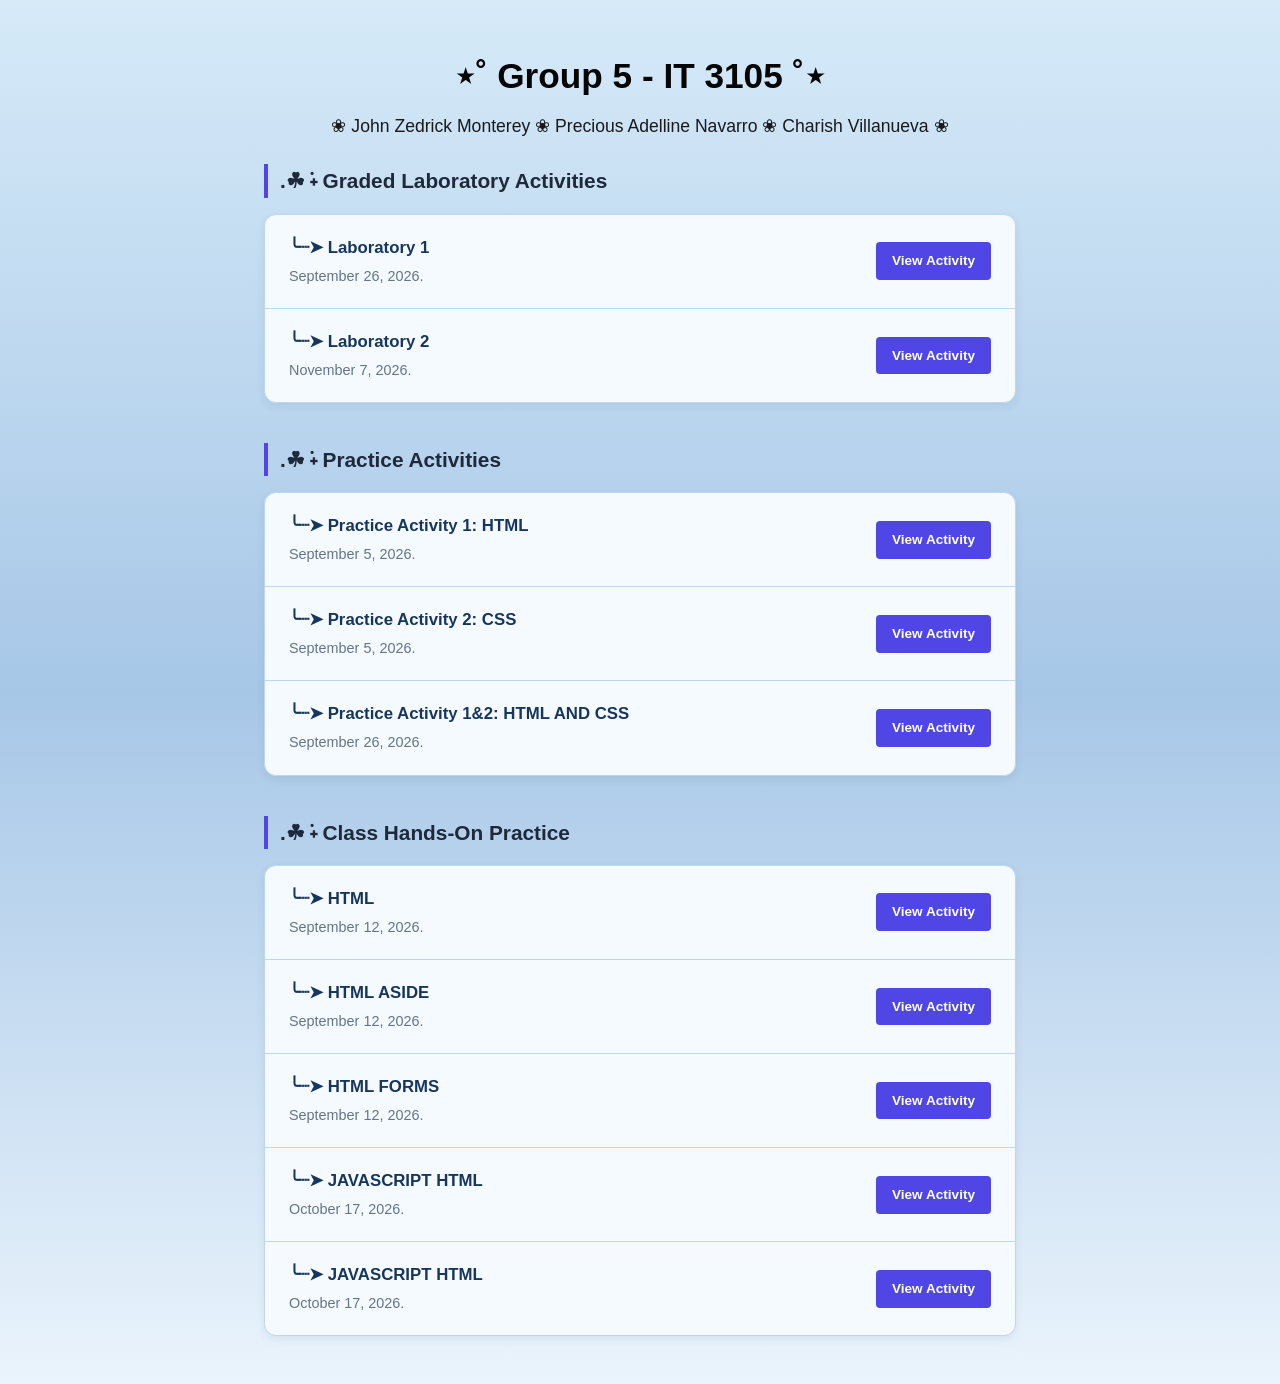
<file: index.html>
<!DOCTYPE html>
<html lang="en">
<head>
    <meta charset="UTF-8">
    <meta name="viewport" content="width=device-width, initial-scale=1.0">
    <title>Class Activity Repository</title>
    <link rel="stylesheet" href="style.css">
</head>
<body>

    <!-- Banner Header -->
    <header>
        <h1>⋆˚ Group 5 - IT 3105 ˚⋆</h1>
        <p>❀ John Zedrick Monterey ❀ Precious Adelline Navarro ❀ Charish Villanueva ❀</p>
    </header>

    <!-- Main Content Area -->
    <main>
        
        <!-- Section: Current Module -->
        <h2 class="section-title">.☘︎ ݁˖ Graded Laboratory Activities</h2>
        <ul class="activity-list">
            <li>
                <span class="activity-info">
                    <strong>╰┈➤ Laboratory 1 </strong>
                    <p>September 26, 2026.</p>
                </span>
                <a href="Laboratory Activities\index.html" class="btn">View Activity</a>
            </li>
            <li>
                <span class="activity-info">
                    <strong>╰┈➤ Laboratory 2 </strong>
                    <p>November 7, 2026.</p>
                </span>
                <a href="Laboratory Activities\lab act 2\index.html" class="btn">View Activity</a>
            </li>
        </ul>


        <!-- Section: Current Module -->
        <h2 class="section-title">.☘︎ ݁˖ Practice Activities</h2>
        <ul class="activity-list">
            <li>
                <span class="activity-info">
                    <strong>╰┈➤ Practice Activity 1: HTML </strong>
                    <p>September 5, 2026.</p>
                </span>
                <a href="#" class="btn">View Activity</a>
            </li>
            <li>
                <span class="activity-info">
                    <strong>╰┈➤ Practice Activity 2: CSS</strong>
                    <p>September 5, 2026.</p>
                </span>
                <a href="Laboratory Activities\style.css" class="btn">View Activity</a>
            </li>
            <li>
                <span class="activity-info">
                    <strong>╰┈➤ Practice Activity 1&2: HTML AND CSS</strong>
                    <p>September 26, 2026.</p>
                </span>
                <a href="/student_profile_portal.html" class="btn">
    View Activity
</a>
            </li>
        </ul>

        <!-- Section: Current Module -->
        <h2 class="section-title">.☘︎ ݁˖ Class Hands-On Practice</h2>
        <ul class="activity-list">
            <li>
                <span class="activity-info">
                    <strong>╰┈➤ HTML</strong>
                    <p>September 12, 2026.</p>
                </span>
                <a href="Hands-on Practice Activities\practice 1 html.html" class="btn">View Activity</a>
            </li>

            <li>
                <span class="activity-info">
                    <strong>╰┈➤ HTML ASIDE</strong>
                    <p>September 12, 2026.</p>
                </span>
                <a href="Hands-on Practice Activities\practice 1 html aside.html" class="btn">View Activity</a>
            </li>

            <li>
                <span class="activity-info">
                    <strong>╰┈➤ HTML FORMS</strong>
                    <p>September 12, 2026.</p>
                </span>
                <a href="Hands-on Practice Activities\Practice Activity HTML Forms.html" class="btn">View Activity</a>
            </li>

            <li>
                <span class="activity-info">
                    <strong>╰┈➤ JAVASCRIPT HTML</strong>
                    <p>October 17, 2026.</p>
                </span>
                <a href="Hands-on Practice Activities\javascript.html" class="btn">View Activity</a>
            </li>

            <li>
                <span class="activity-info">
                    <strong>╰┈➤ JAVASCRIPT HTML</strong>
                    <p>October 17, 2026.</p>
                </span>
                <a href="Hands-on Practice Activities\javascript.js" class="btn">View Activity</a>
            </li>

        </ul>

    


    </main>

</body>
</html>
</file>
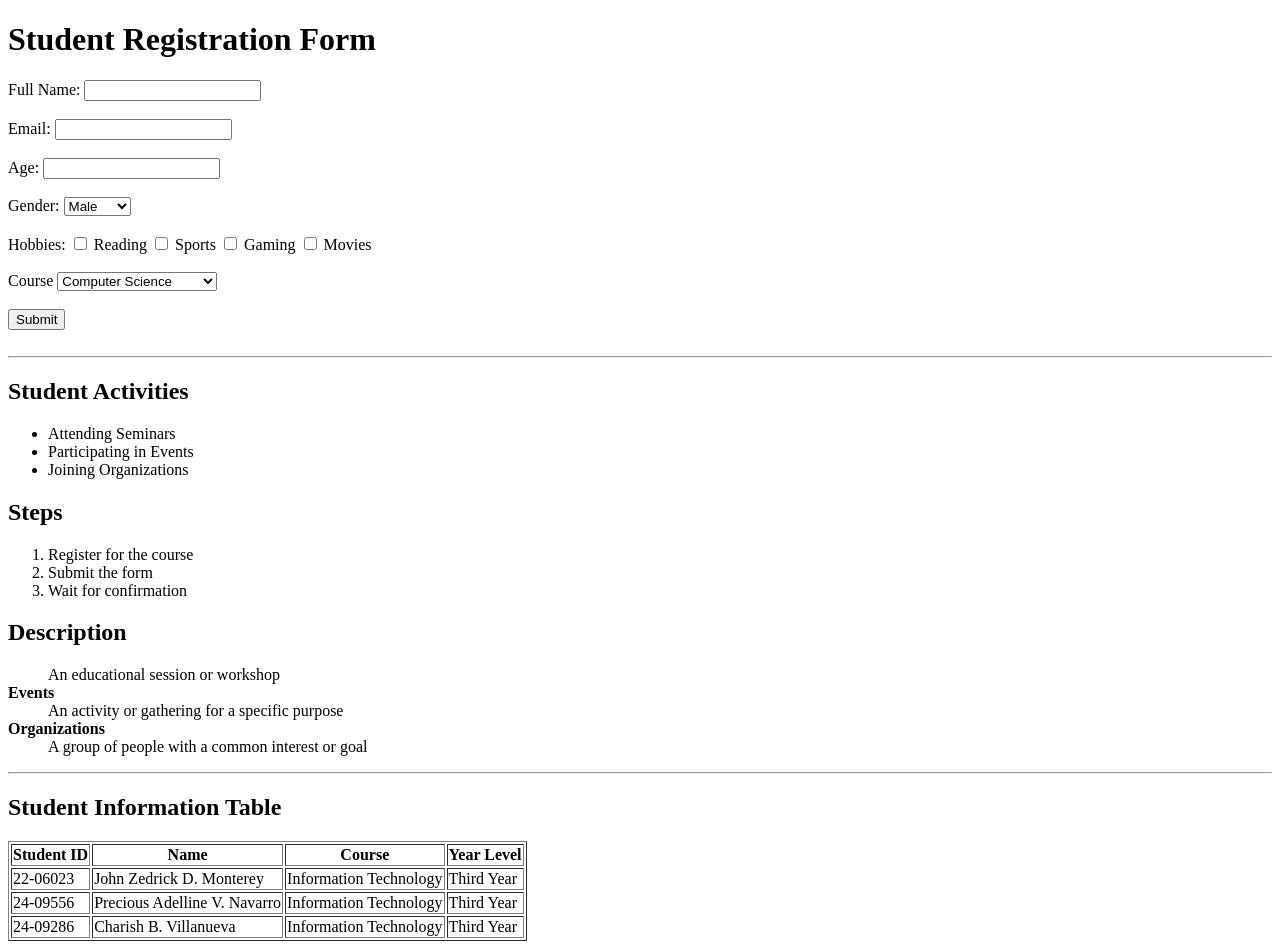
<file: Laboratory Activities/index.html>
<!DOCTYPE html>
<html>
    <head>
        <title>Student Registration Form</title>
    </head>

    <body>
        <h1>Student Registration Form</h1>
        <form>
            <label for="name">Full Name:</label>
            <input type="text" id="name" name="name" required>
            <br><br>

            <label for="email">Email:</label>
            <input type="email" id="email" name="email" required>
            <br><br>

            <label for="age">Age:</label>
            <input type="number" id="age" name="age" min="0">
            <br><br>

            <label for="gender">Gender:</label>
            <select id="gender" name="gender">
                <option value="male">Male</option>
                <option value="female">Female</option>
                <option value="other">Other</option>
            </select>
            <br><br>

            <label for="hobbies">Hobbies:</label>
            <input type="checkbox" id="hobbies" name="hobbies" value="reading">
            <label for="hobbies">Reading</label>
            <input type="checkbox" id="hobbies" name="hobbies" value="sports">
            <label for="hobbies">Sports</label>
            <input type="checkbox" id="hobbies" name="hobbies" value="gaming">
            <label for="hobbies">Gaming</label>
            <input type="checkbox" id="hobbies" name="hobbies" value="movies">
            <label for="hobbies">Movies</label>
            <br><br>

            <dropdown>Course</dropdown>
            <select id="course" name="course">
                <option value="cs">Computer Science</option>
                <option value="it">Information Technology</option>
            </select>    
            <br><br>

            <button type="submit">Submit</button>
            <br><br>
        </form>

        <hr>

        <h2>Student Activities</h2>
        <ul>
            <li>Attending Seminars</li>
            <li>Participating in Events</li>
            <li>Joining Organizations</li>
        </ul>

        <h2>Steps</h2>
        <ol>
            <li>Register for the course</li>
            <li>Submit the form</li>
            <li>Wait for confirmation</li>
        </ol>

        <h2>Description</h2>
        <dl>
            
            <dd>An educational session or workshop</dd>
            <dt><b>Events</b></dt>
            <dd>An activity or gathering for a specific purpose</dd>
            <dt><b>Organizations</b></dt>
            <dd>A group of people with a common interest or goal</dd>
        </dl>

        <hr>

        <h2>Student Information Table</h2>
        <table border="1">
            <tr>
                <th>Student ID</th>
                <th>Name</th>
                <th>Course</th>
                <th>Year Level</th>
            </tr>
            <tr>
                <td>22-06023</td>
                <td>John Zedrick D. Monterey</td>
                <td>Information Technology</td>
                <td>Third Year</td>
            </tr>

            <tr>
                <td>24-09556</td>
                <td>Precious Adelline V. Navarro</td>
                <td>Information Technology</td>
                <td>Third Year</td>
            </tr>

            <tr>
                <td>24-09286</td>
                <td>Charish B. Villanueva</td>
                <td>Information Technology</td>
                <td>Third Year</td>
            </tr>
        </table>
    </body>
</html>
</file>
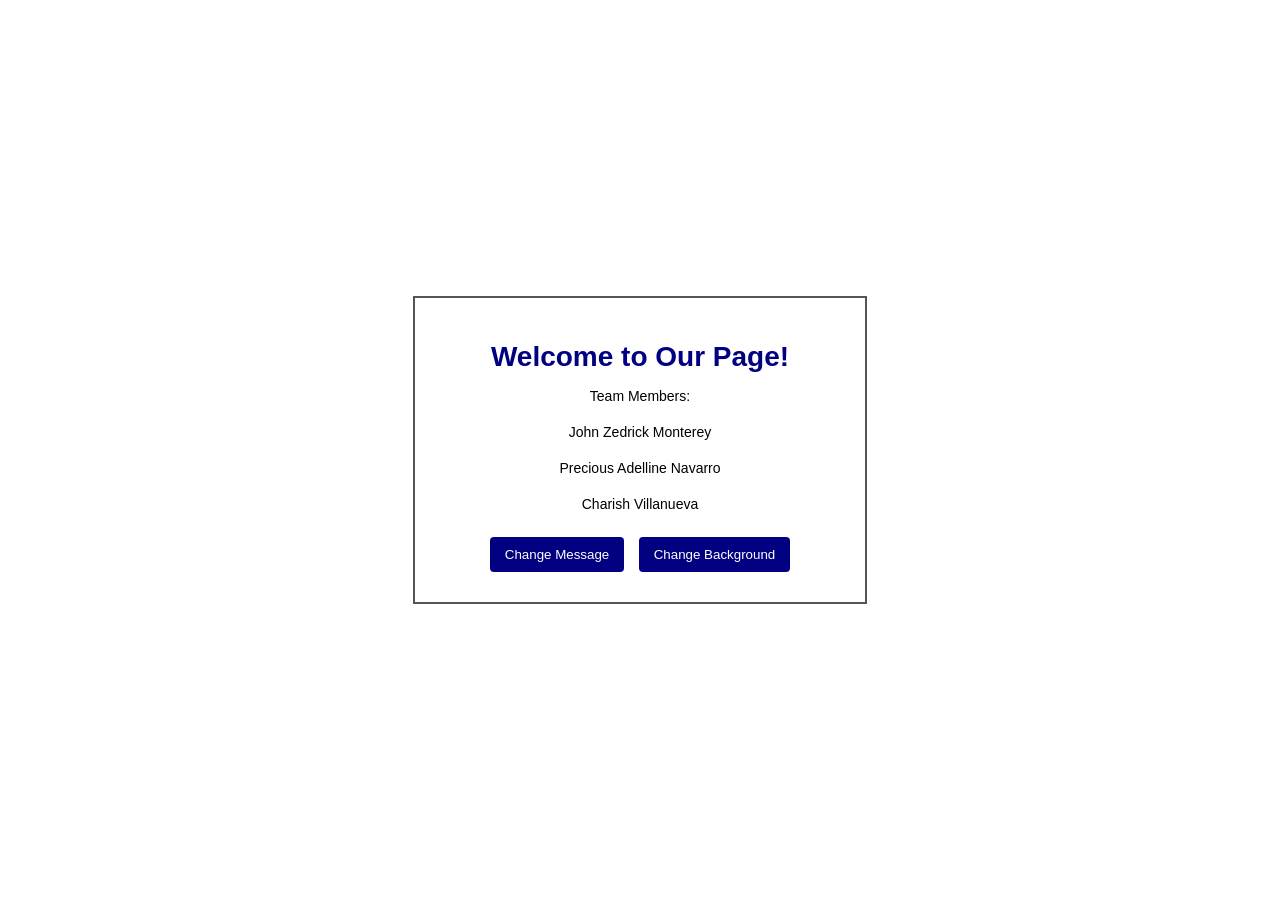
<file: Laboratory Activities/lab act 2/index.html>
<!DOCTYPE html>
<html>
    <head>
        <title>Our First Interactive Page</title>
        <link rel="stylesheet" href="style.css">
        <script src="script.js" defer></script>
    </head>

    <body>

        <div class="container">

            <h1>Welcome to Our Page!</h1>

            <div id="teamMembers">
                <p>Team Members:</p>
                <p>John Zedrick Monterey</p>
                <p>Precious Adelline Navarro</p>
                <p>Charish Villanueva</p>
            </div>

            <p id="message"></p>

            <button id="changeMessage">Change Message</button>
            <button id="changeBackground">Change Background</button>

        </div>
    </body>
</html>
</file>
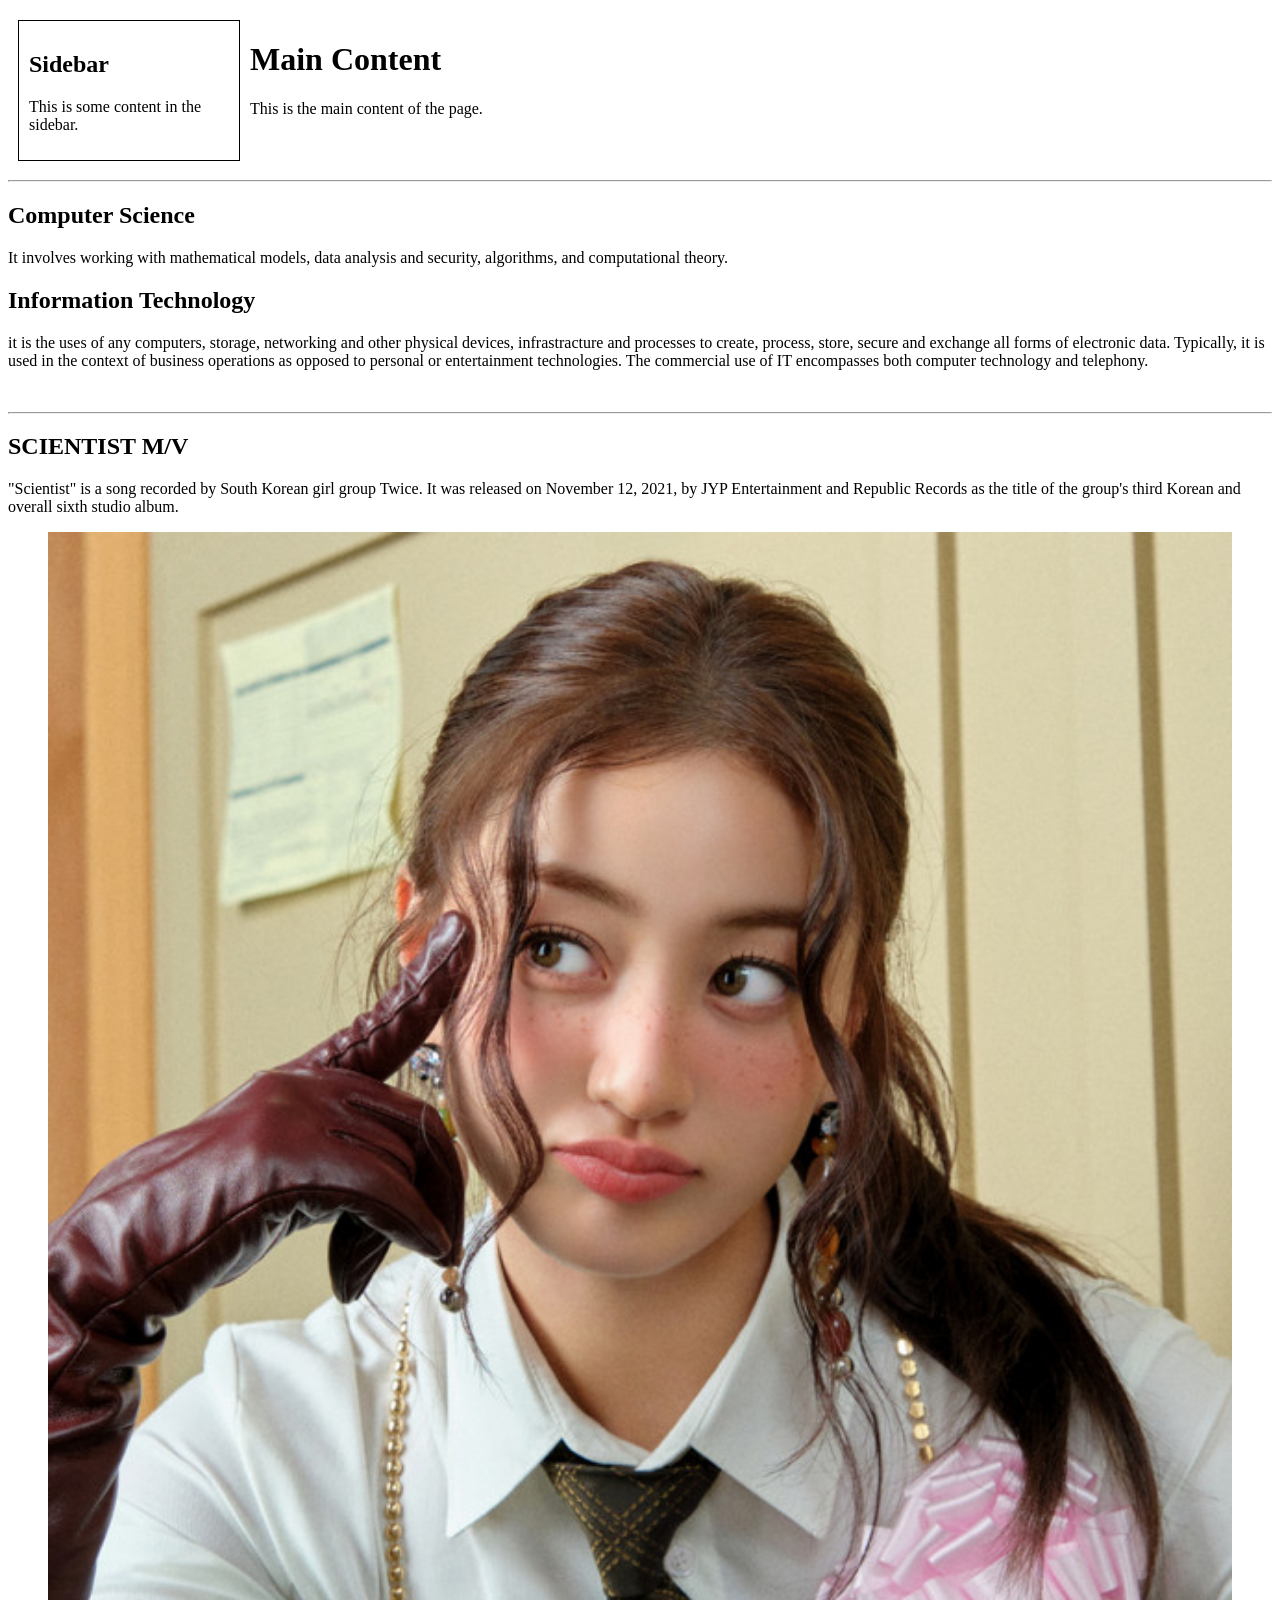
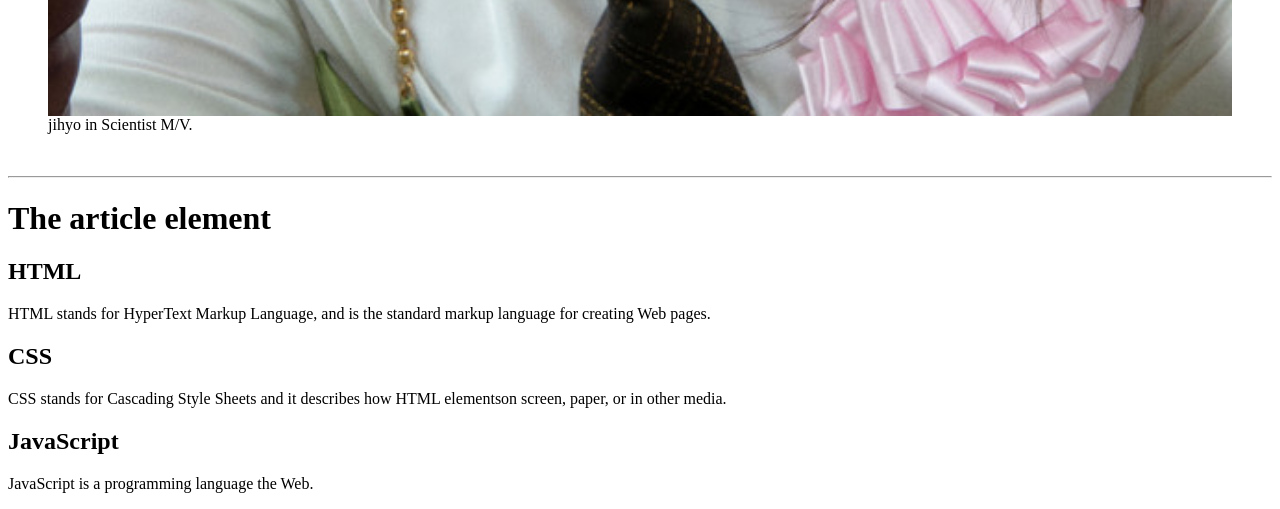
<file: practice 1 html aside.html>
<html>
    <head>
        <style>
            main {
                padding: 10px;
                margin: 10px;
            }

            aside {
                width: 200px;
                border: 1px solid black;
                padding: 10px;
                margin: 10px;
                float: left;
            }
        </style>
    </head>
    <body>
        <aside>
            <h2>Sidebar</h2>
            <p>This is some content in the sidebar.</p>
        </aside>
        <main>
            <h1>Main Content</h1>
            <p>This is the main content of the page.</p>
        </main>
    </body>

    <br>
    <hr>
    <body>
        <section>
            <h1>Computer Science</h1>
            <p>It involves working with mathematical models, data analysis and security, algorithms, and computational theory.</p>
        </section>        
        
        <section> 
            <h1>Information Technology</h1>
            <p>it is the uses of any computers, storage, networking and other physical devices, infrastracture and processes to create, process, store, secure and exchange all forms of electronic data. Typically, it is used in the context of business operations as opposed to personal or entertainment technologies. The commercial use of IT encompasses both computer technology and telephony.</p>
            </p>
        </section>
        
        <br>
        <hr>

        <h2>SCIENTIST M/V</h2>
        <p>"Scientist" is a song recorded by South Korean girl group Twice. It was released on November 12, 2021, by JYP Entertainment and Republic Records as the title of the group's third Korean and overall sixth studio album.</p>
        <figure>
            <img src="jihyo.jpg" 
            alt="Trulli" style="width:100%">
            <figcaption>jihyo in Scientist M/V.  
            </figcaption>
        </figure>


        <br>
        <hr>

        <h1>The article element</h1>

        <article>
            <h2>HTML</h2>
            <p>HTML stands for HyperText Markup Language, and is the standard markup language for creating Web pages.</p>
        </article>

        <article>
            <h2>CSS</h2>
            <p>CSS stands for Cascading Style Sheets and it describes how HTML elementson screen, paper, or in other media.</p>
        </article>

        <article>
            <h2>JavaScript</h2>
            <p>JavaScript is a programming language the Web.</p>
        </article>
    </body>
    
</html>
</file>
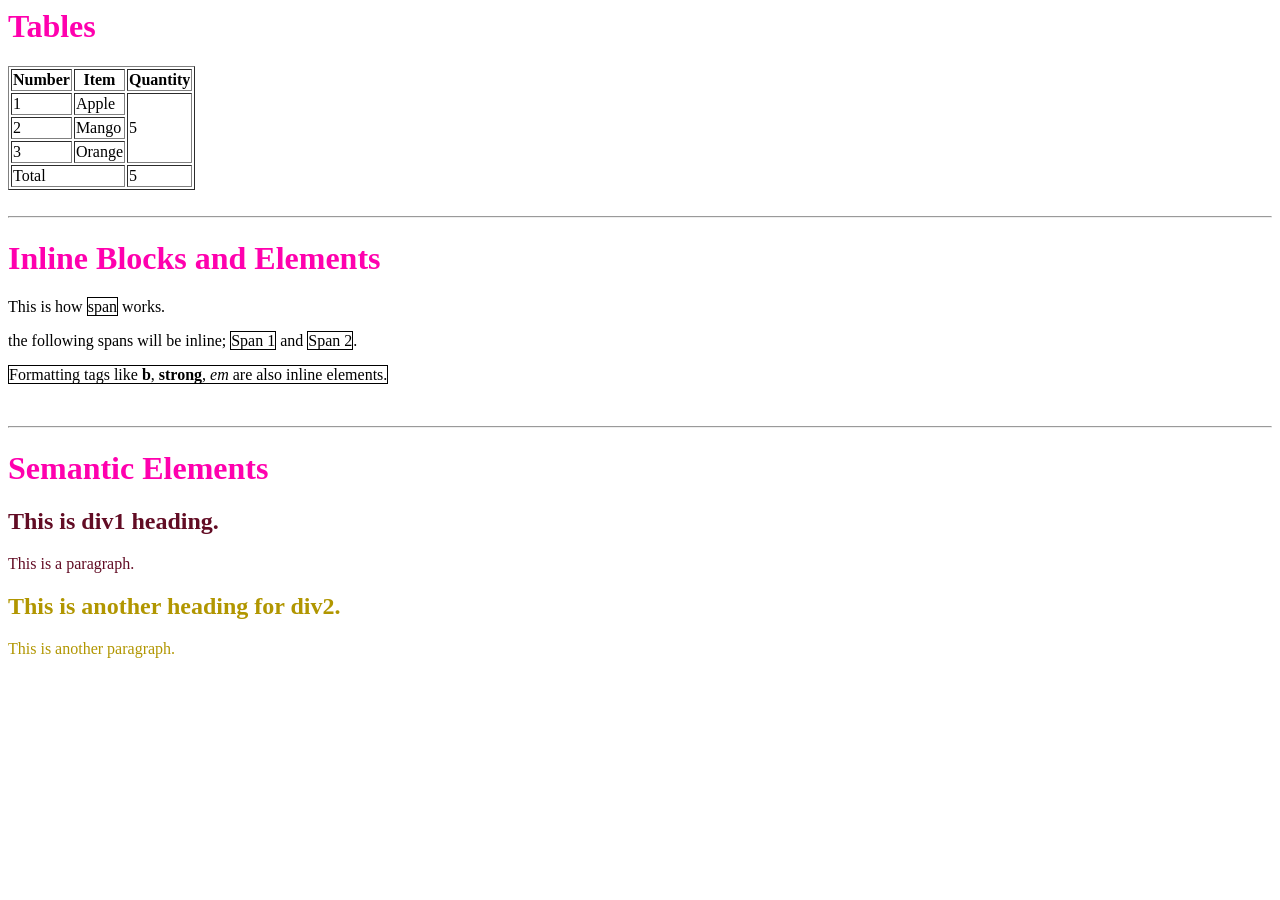
<file: practice 1 html.html>
<html>
    <body>
        <DOCTYPE html>
    <html>
        <head>

         <t1> 
            <h1>Tables</h1>
            </t1>

        <table border="1">
    <tr>
        <th>Number</th>
        <th>Item</th>
        <th>Quantity</th>
    </tr>
    <tr>
        <td>1</td>
        <td>Apple</td>
        <td rowspan="3">5</td>
    </tr>
    <tr>
        <td>2</td>
        <td>Mango</td>
        
    </tr>
    <tr>
        <td>3</td>
        <td>Orange</td>
        
    </tr>
    <tr>
        <td colspan="2">Total</td>
        <td>5</td>
    </tr>
    </table>
    </html>

<br>
<hr>

<DOCTYPE html>
    <html>
        <head>
            <title> 
            Example 7 - Inline Elements
        </title>
        <t1>
            <h1>Inline Blocks and Elements</h1>
        </t1>
        </head>
        <body>
            <p>This is how <span style="border: 1px solid black" >span</span> works.</p>
            <p> the following spans will be inline; <span style="border: 1px solid black">Span 1</span> and <span style="border: 1px solid black">Span 2</span>.</p>
            <p><span style="border: 1px solid black"> Formatting tags like <b>b</b>, <strong>strong</strong>, <em>em</em> are also inline elements.</span></p>
        </body>

    </html>

    <head>
        <style>
                h1 {
                    color: rgb(255, 0, 174);
                }
                .div1 {
                    color: rgb(98, 12, 36);
                }
                .div2 {
                    color: rgb(177, 150, 0);
                }
            </style>
        </head>
<br>
<hr>

        <body>

            <h1>Semantic Elements</h1>
            
            <div class="div1">
                <h2>This is div1 heading.</h2>
                <p>This is a paragraph.</p>
            </div>

            <div class="div2">
                <h2>This is another heading for div2.</h2>
                <p>This is another paragraph.</p>
            </div>
        </body>
    </head>


    </body>
</html>
</file>
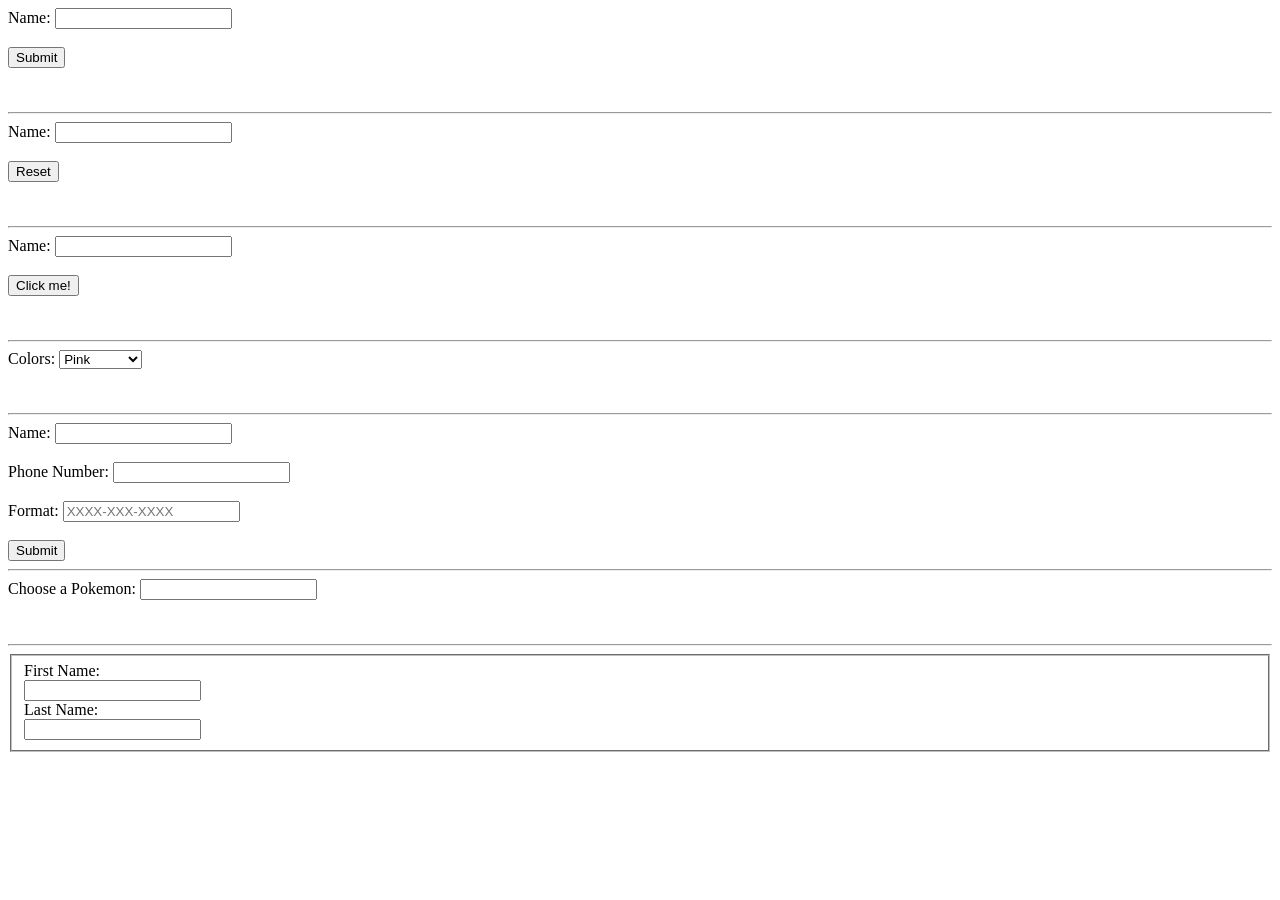
<file: Practice Activity HTML Forms.html>
<html>
    <body>
        <form>

            <label for ="name">Name:</label>
            <input type="text" id="name" name="name"><br><br>
            <button type = "submit">Submit</button><br><br>

            <br>
            <hr>

            <label for ="name">Name:</label>
            <input type="text" id="name" name="name"><br><br>
            <button type = "reset">Reset</button><br><br>
            
            <br>
            <hr>

            <label for ="name">Name:</label>
            <input type="text" id="name" name="name"><br><br>
            <button type = "button">Click me!</button><br><br>
            
            <br>
            <hr>
            
            <label for=""colors">Colors:</label>
            <select id=""colors">
                <option value="pink">Pink</option>
                <option value="peach">Peach</option>
                <option value="periwinkle">Periwinkle</option>
                <option value="purple">Purple</option>
            </select><br><br>
            
            <br>
            <hr>
            
            <label for ="name">Name:</label>
            <input type="text" id="name" name="name"><br><br>
            <label for ="phone">Phone Number:</label>
            <input type="number" id="phone" name="phone"><br><br>
            
            <label for ="format">Format:</label>
            <input type="tel" id="phone" name="phone" pattern="[0-9]{4}-[0-9]{3}-[0-9]{4}" title="Format:" placeholder="XXXX-XXX-XXXX" required>
            <br><br>
            <button type = "submit">Submit</button>
            
            <br>
            <hr>
            
            <label for ="pk.choice">Choose a Pokemon:</label>
            <input list="pk-opts" id="pk-choice" name="pk-choice">
            <datalist id="pk-opts">
                <option value="Pikachu">
                <option value="Jugglypuff">
                <option value="Squirtle">
                <option value="Psyduck">
            </datalist><br><br>

            <br>
            <hr>

            <fieldset>
                <label for ="firstname">First Name:</label><br>
                <input list="text" id="firstname" name="fname"><br>
                <label for ="lastname">Last Name:</label><br>
                <input list="text" id="lastname" name="lname"><br>
            </fieldset>

        </form>


    </body>

</html>
</file>
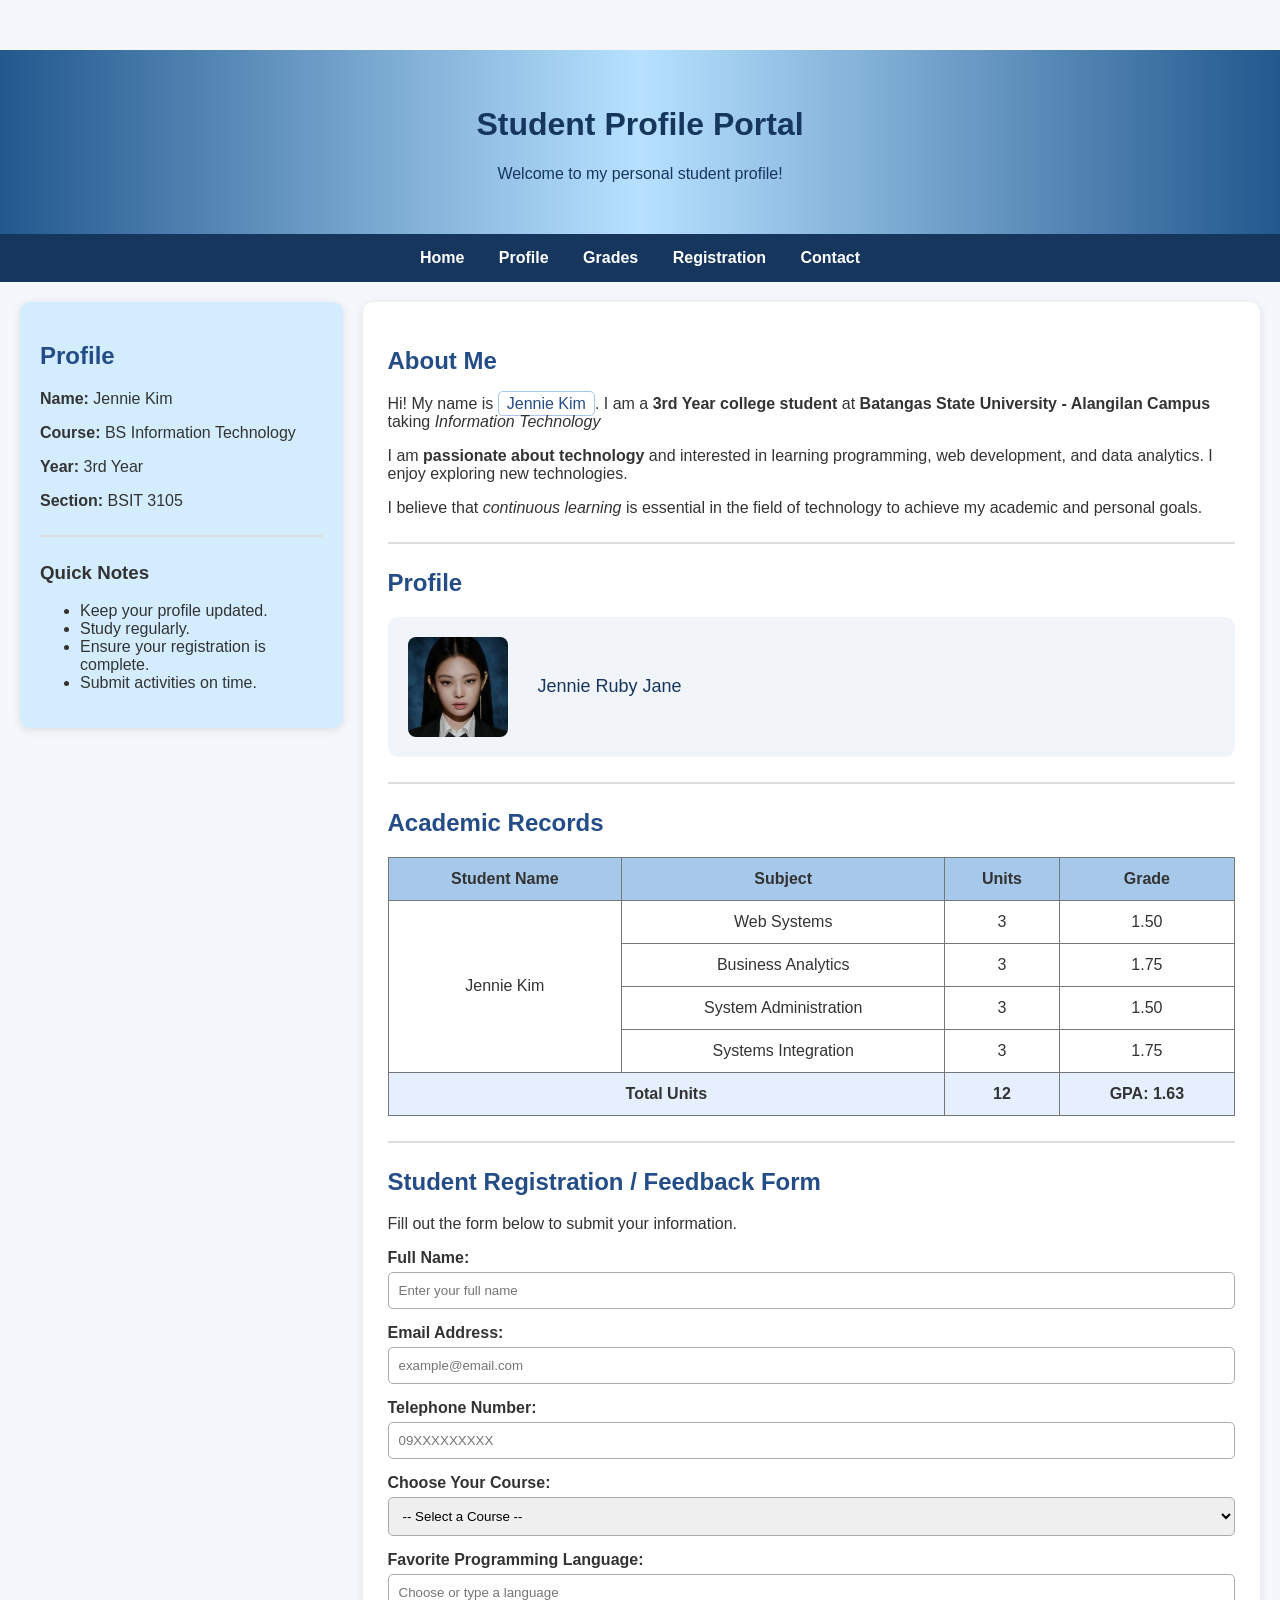
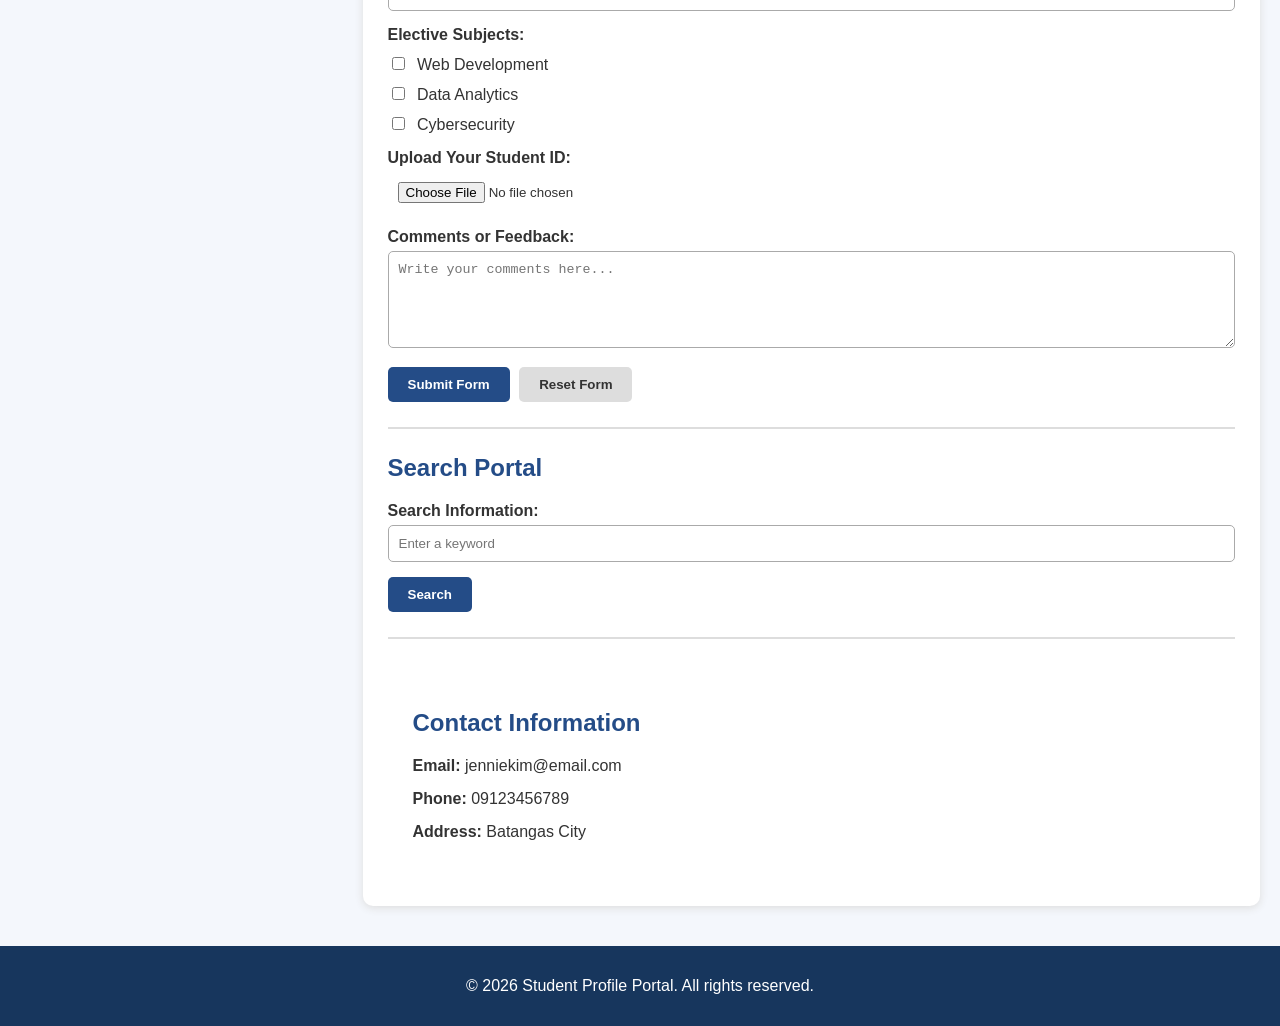
<file: student_profile_portal.html>
<!DOCTYPE html>
<html lang="en">
<head>
    <title> Student Profile Portal</title>

     <meta charset="UTF-8">
    <meta name="viewport" content="width=device-width, initial-scale=1.0">
    <title>Student Profile Portal</title>

    <style>
        body {
            font-family: Arial, sans-serif;
            background-color: #f4f7fc;
            margin: 0;
            color: #333;
        }

        header {
            background: linear-gradient(to right, #22588e, #b7e1ff, #22588e);
            text-align: center;
            padding: 35px;
            color: #17365d;
}

        body {
            margin: 0;
            padding-top: 50px;
        }

        nav {
            background-color: #17365d;
            text-align: center;
            padding: 15px;


            position: sticky;
            top: 0;
            left: 0;
            width: 100%;
            z-index: 1000;
            box-sizing: border-box;
        }

        nav a {
            color: white;
            text-decoration: none;
            margin: 15px;
            font-weight: bold;
        }

        nav a:hover {
            color: #a9d4ff;
        }

        .container {
            display: flex;
            gap: 20px;
            padding: 20px;
            align-items: flex-start;
        }

        aside {
            background-color: #d3edff;
            padding: 20px;
            width: 25%;
            border-radius: 10px;
            box-shadow: 0 2px 8px #ddd;
        }

        main {
            background-color: white;
            padding: 25px;
            width: 75%;
            border-radius: 10px;
            box-shadow: 0 2px 8px #ddd;
        }

        h2 {
            color: #244c87;
        }

        .highlight {
            border: 1px solid #A6C8EA;
            padding: 3px 8px;
            border-radius: 5px;
            color: #244c87;
        }

        hr {
            border: 1px solid #ddd;
            margin: 25px 0;
        }

        .profile-card {
            display: flex;
            align-items: center;
            gap: 30px;
            background-color: #f1f5fa;
            padding: 20px;
            margin: 0;
            border-radius: 10px;
        }

        .profile-card img {
            width: 100px;
            height: 100px;
            object-fit: cover;
            border-radius: 8px;
        }

        .profile-card figcaption {
            font-size: 18px;
            color: #17365d;
            font-style: normal;
            text-align: left;
            line-height: 1.6;
        }
    

        table {
            width: 100%;
            border-collapse: collapse;
            margin-top: 15px;
        }

        th, td {
            border: 1px solid #777;
            padding: 12px;
            text-align: center;
        }

        th {
            background-color: #A6C8EA;
            color: #333;
        }

        .summary {
            background-color: #e5efff;
            font-weight: bold;
        }

        form {
            margin-top: 15px;
        }

        label {
            display: block;
            margin-top: 15px;
            font-weight: bold;
        }

        input, select, textarea {
            width: 100%;
            padding: 10px;
            margin-top: 5px;
            border: 1px solid #aaa;
            border-radius: 5px;
            box-sizing: border-box;
        }

        input[type="checkbox"] {
            width: auto;
            margin-right: 8px;
        }

        input[type="file"] {
            border: none;
        }

        .checkbox-group label {
            font-weight: normal;
            margin-top: 8px;
        }

        button {
            padding: 10px 20px;
            border: none;
            border-radius: 5px;
            margin: 15px 5px 0 0;
            cursor: pointer;
            font-weight: bold;
        }

        button[type="submit"] {
            background-color: #244c87;
            color: white;
        }

        button[type="reset"] {
            background-color: #ddd;
            color: #333;
        }

        button:hover {
            opacity: 0.8;
        }

        footer {
            background-color: #17365d;
            color: white;
            text-align: center;
            padding: 15px;
            margin-top: 20px;
        }

        @media (max-width: 768px) {
            .container {
                flex-direction: column;
            }

            aside, main {
                width: auto;
            }

            nav a {
                display: inline-block;
                margin: 5px;
            }
        }

        #contact {
                 background-color: white;
                padding: 25px;
                 margin-top: 20px;
        }

        #contact h2 {
                 color: #244c87;
        }

        #contact p {
                 margin: 15px 0;
        }
    </style>
 </head>
 
<body>
   
    <header id="home">
        <h1>Student Profile Portal</h1>
        <p>Welcome to my personal student profile!</p>
    </header>

    <nav>
        <a href="#home">Home</a>
        <a href="#profile">Profile</a>
        <a href="#grades">Grades</a>
        <a href="#registration">Registration</a>
        <a href="#contact">Contact</a>
    </nav>

    <div class="container">
        
        <aside>
            <h2>Profile</h2>
            <p><strong>Name:</strong> Jennie Kim</p>
            <p><strong>Course:</strong> BS Information Technology</p>
            <p><strong>Year:</strong> 3rd Year</p>
            <p><strong>Section:</strong> BSIT 3105</p>

            <hr>

            <h3>Quick Notes</h3>
            <ul>
                <li>Keep your profile updated.</li>
                <li>Study regularly.</li>
                <li>Ensure your registration is complete.</li>
                <li>Submit activities on time.</li>
            </ul>
        </aside>

        <main>

            <section id="'profile">
                <h2>About Me</h2>

                <article>
                    <p>
                        Hi! My name is <span class="highlight">Jennie Kim</span>.
                        I am a <b>3rd Year college student</b> at <b>Batangas State University - Alangilan Campus</b>
                        taking <i>Information Technology</i>
                    </p>

                    <p>
                        I am <strong>passionate about technology</strong>
                        and interested in learning programming,
                        web development, and data analytics.
                        I enjoy exploring new technologies.
                    </p>

                    <p>
                        I believe that <em>continuous learning</em>
                        is essential in the field of technology to
                        achieve my academic and personal goals.
                    </p>
                </article>
            </section>

            <hr>

            <section id="media">
                <h2>Profile</h2>

                    <figure class="profile-card">
                    <img src="jennie_id.jpg" alt="Jennie Kim" class="profile-image">

                    <figcaption>
                        Jennie Ruby Jane
                    </figcaption>
                    </figure>
            </section>

            <hr>

            <section id="grades">
                <h2>Academic Records</h2>

                <table border="1">
                    <tr>
                        <th>Student Name</th>
                        <th>Subject</th>
                        <th>Units</th>
                        <th>Grade</th>
                    </tr>

                    <tr>
                        <td rowspan="4">Jennie Kim</td>
                        <td>Web Systems</td>
                        <td>3</td>
                        <td>1.50</td>
                    </tr>

                    <tr>
                        <td>Business Analytics</td>
                        <td>3</td>
                        <td>1.75</td>
                    </tr>

                    <tr>
                        <td>System Administration</td>
                        <td>3</td>
                        <td>1.50</td>
                    </tr>

                    <tr>
                        <td>Systems Integration</td>
                        <td>3</td>
                        <td>1.75</td>
                    </tr>

                    <tr class="summary">
                        <td colspan="2">Total Units</td>
                        <td>12</td>
                        <td>GPA: 1.63</td>
                    </tr>
                </table>
            </section>

            <hr>

            <section id="registration">
                <h2>Student Registration / Feedback Form</h2>

                <p>Fill out the form below to submit your information.</p>

                <form action="#" method="post" enctype="multipart/form-data">

                    <label for="fullname">Full Name:</label>
                    <input
                        type="text"
                        id="fullname"
                        name="fullname"
                        placeholder="Enter your full name"
                        required
                    >

                    <label for="email">Email Address:</label>
                    <input
                        type="email"
                        id="email"
                        name="email"
                        placeholder="example@email.com"
                        required
                    >

                    <label for="phone">Telephone Number:</label>
                    <input
                        type="tel"
                        id="phone"
                        name="phone"
                        placeholder="09XXXXXXXXX"
                        pattern="09[0-9]{9}"
                        title="Enter an 11-digit Philippine mobile number starting with 09"
                        required
                    >

        
                    <label for="course">Choose Your Course:</label>
                    <select id="course" name="course" required>
                        <option value="">-- Select a Course --</option>

                        <optgroup label="Computer Science">
                            <option value="BSCS">BS Computer Science</option>
                            <option value="BSDS">BS Data Science</option>
                        </optgroup>

                        <optgroup label="Information Technology">
                            <option value="BSIT">BS Information Technology</option>
                            <option value="BSIS">BS Information Systems</option>
                        </optgroup>
                    </select>

                   
                    <label for="language">Favorite Programming Language:</label>
                    <input
                        type="text"
                        id="language"
                        name="language"
                        list="languages"
                        placeholder="Choose or type a language"
                    >

                    <datalist id="languages">
                        <option value="Python">
                        <option value="Java">
                        <option value="C++">
                        <option value="JavaScript">
                        <option value="PHP">
                        <option value="HTML">
                    </datalist>

                   
                    <label>Elective Subjects:</label>

                    <div class="checkbox-group">
                        <label>
                            <input type="checkbox" name="electives[]" value="Web Development">
                            Web Development
                        </label>

                        <label>
                            <input type="checkbox" name="electives[]" value="Data Analytics">
                            Data Analytics
                        </label>

                        <label>
                            <input type="checkbox" name="electives[]" value="Cybersecurity">
                            Cybersecurity
                        </label>
                    </div>

                   
                    <label for="file">Upload Your Student ID:</label>
                    <input
                        type="file"
                        id="file"
                        name="student_id"
                        accept="image/*,.pdf"
                    >

                    
                    <label for="feedback">Comments or Feedback:</label>
                    <textarea
                        id="feedback"
                        name="feedback"
                        rows="5"
                        placeholder="Write your comments here..."
                    ></textarea>

                   
                    <button type="submit">Submit Form</button>
                    <button type="reset">Reset Form</button>

                </form>
            </section>

            <hr>

           
            <section>
                <h2>Search Portal</h2>

                <form action="#" method="get">
                    <label for="search">Search Information:</label>
                    <input
                        type="search"
                        id="search"
                        name="query"
                        placeholder="Enter a keyword"
                    >

                    <button type="submit">Search</button>
                </form>
            </section>
            
            <hr>

            <section id="contact">
                <h2>Contact Information</h2>

                    <p><strong>Email:</strong> jenniekim@email.com</p>
                    <p><strong>Phone:</strong> 09123456789</p>
                     <p><strong>Address:</strong> Batangas City</p>
            </section>

        </main>
    </div>


    <footer>
        <p>&copy; 2026 Student Profile Portal. All rights reserved.</p>
    </footer>
       
    </html>
</body>
</file>
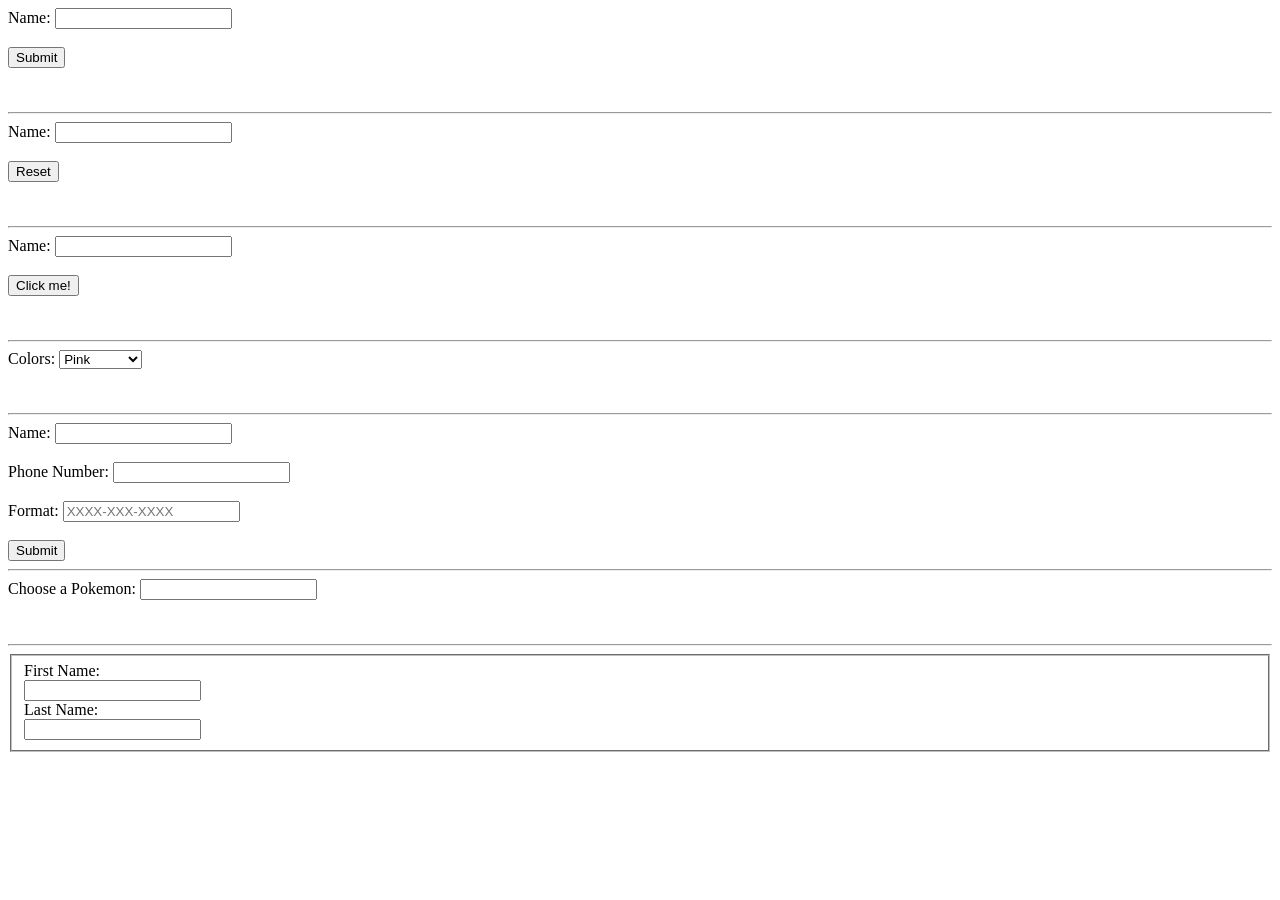
<file: Hands-on Practice Activities/Practice Activity HTML Forms.html>
<html>
    <body>
        <form>

            <label for ="name">Name:</label>
            <input type="text" id="name" name="name"><br><br>
            <button type = "submit">Submit</button><br><br>

            <br>
            <hr>

            <label for ="name">Name:</label>
            <input type="text" id="name" name="name"><br><br>
            <button type = "reset">Reset</button><br><br>
            
            <br>
            <hr>

            <label for ="name">Name:</label>
            <input type="text" id="name" name="name"><br><br>
            <button type = "button">Click me!</button><br><br>
            
            <br>
            <hr>
            
            <label for="colors">Colors:</label>
            <select id="colors">
                <option value="pink">Pink</option>
                <option value="peach">Peach</option>
                <option value="periwinkle">Periwinkle</option>
                <option value="purple">Purple</option>
            </select><br><br>
            
            <br>
            <hr>
            
            <label for ="name">Name:</label>
            <input type="text" id="name" name="name"><br><br>
            <label for ="phone">Phone Number:</label>
            <input type="number" id="phone" name="phone"><br><br>
            
            <label for ="format">Format:</label>
            <input type="tel" id="phone" name="phone" pattern="[0-9]{4}-[0-9]{3}-[0-9]{4}" title="Format:" placeholder="XXXX-XXX-XXXX" required>
            <br><br>
            <button type = "submit">Submit</button>
            
            <br>
            <hr>
            
            <label for ="pk.choice">Choose a Pokemon:</label>
            <input list="pk-opts" id="pk-choice" name="pk-choice">
            <datalist id="pk-opts">
                <option value="Pikachu">
                <option value="Jugglypuff">
                <option value="Squirtle">
                <option value="Psyduck">
            </datalist><br><br>

            <br>
            <hr>

            <fieldset>
                <label for ="firstname">First Name:</label><br>
                <input list="text" id="firstname" name="fname"><br>
                <label for ="lastname">Last Name:</label><br>
                <input list="text" id="lastname" name="lname"><br>
            </fieldset>

        </form>


    </body>

</html>
</file>
<file: style.css>
:root {
    --primary: #4f46e5;
    --primary-dark: #4338ca;
    --bg-color: #f8fafc;
    --card-bg: #ffffff;
    --text-main: #1e293b;
    --text-muted: #64748b;
    --border-color: #e2e8f0;
}

* {
    margin: 0;
    padding: 0;
    box-sizing: border-box;
    font-family: 'Segoe UI', Tahoma, Geneva, Verdana, sans-serif;
}

body {
    background: linear-gradient(to bottom, #D6EAF8, #A7C7E7, #EAF4FC);
    color: var(--text-main);
    line-height: 1.6;
    min-height: 100vh;
}

/* Banner Header */
header {
    color: rgb(5, 5, 5);
    padding: 3rem 2rem;
    text-align: center;
}

header h1 {
    font-size: 2.2rem;
    margin-bottom: 0.5rem;
}

header p {
    font-size: 1.1rem;
    opacity: 0.9;
    max-width: 100%;
    margin: 0 auto;
    white-space: nowrap;
    text-align: center;
}

/* Main Container */
main {
    max-width: 800px;
    margin: -1.5rem auto 3rem auto;
    padding: 0 1.5rem;
}

/* Section Styling */
.section-title {
    font-size: 1.3rem;
    margin-bottom: 1rem;
    color: var(--text-main);
    border-left: 4px solid var(--primary);
    padding-left: 0.75rem;
}

/* Simple List Styling */
.activity-list {
    list-style: none;
    background: #F5FAFF;
    border: 1px solid #BDD7EE;
    border-radius: 12px;
    box-shadow: 0 3px 8px rgba(23, 54, 93, 0.08);
    margin-bottom: 2.5rem;
    overflow: hidden;
}

.activity-list li {
    display: flex;
    justify-content: space-between;
    align-items: center;
    padding: 1.25rem 1.5rem;
    border-bottom: 1px solid #BDD7EE;
    gap: 1rem;
    transition: 0.3s ease;
}

.activity-list li:last-child {
    border-bottom: none;
}

.activity-list li:hover {
    background-color: #EAF4FC;
    transform: translateY(-2px);
    box-shadow: 0 5px 12px rgba(23, 54, 93, 0.12);
}

.activity-info strong {
    display: block;
    font-size: 1.05rem;
    color: #17365D;
    margin-bottom: 0.2rem;
}

.activity-info p {
    color: var(--text-muted);
    font-size: 0.9rem;
}

/* Buttons */
.btn {
    display: inline-block;
    background-color: var(--primary);
    color: white;
    padding: 0.5rem 1rem;
    border-radius: 4px;
    text-decoration: none;
    font-size: 0.85rem;
    font-weight: 600;
    white-space: nowrap;
    transition: background-color 0.2s;
}

.btn:hover {
    background-color: var(--primary-dark);
}

.btn.secondary {
    background-color: #e2e8f0;
    color: var(--text-main);
}

.btn.secondary:hover {
    background-color: #cbd5e1;
}

/* Footer */
footer {
    text-align: center;
    padding: 2rem;
    color: var(--text-muted);
    font-size: 0.85rem;
    border-top: 1px solid var(--border-color);
    background: white;
}
</file>
<file: Laboratory Activities/lab act 2/style.css>
body {
    font-family: Arial, sans-serif;
    background-color: white;
    margin: 0;
    padding: 0;

    display: flex;
    justify-content: center;
    align-items: center;

    min-height: 100vh;
}

.container {
    text-align: center;
    border: 2px solid #555;
    padding: 25px;
    width: 400px;
    background-color: white;
}

h1 {
    color: navy;
    font-size: 28px;
    margin-bottom: 15px;
}

p {
    color: black;
    font-size: 14px;
    margin-bottom: 20px;
}

button {
    background-color: navy;
    color: white;
    border: none;
    padding: 10px 15px;
    margin: 5px;
    border-radius: 4px;
    cursor: pointer;
}

button:hover {
    background-color: #4169e1;
}
</file>
